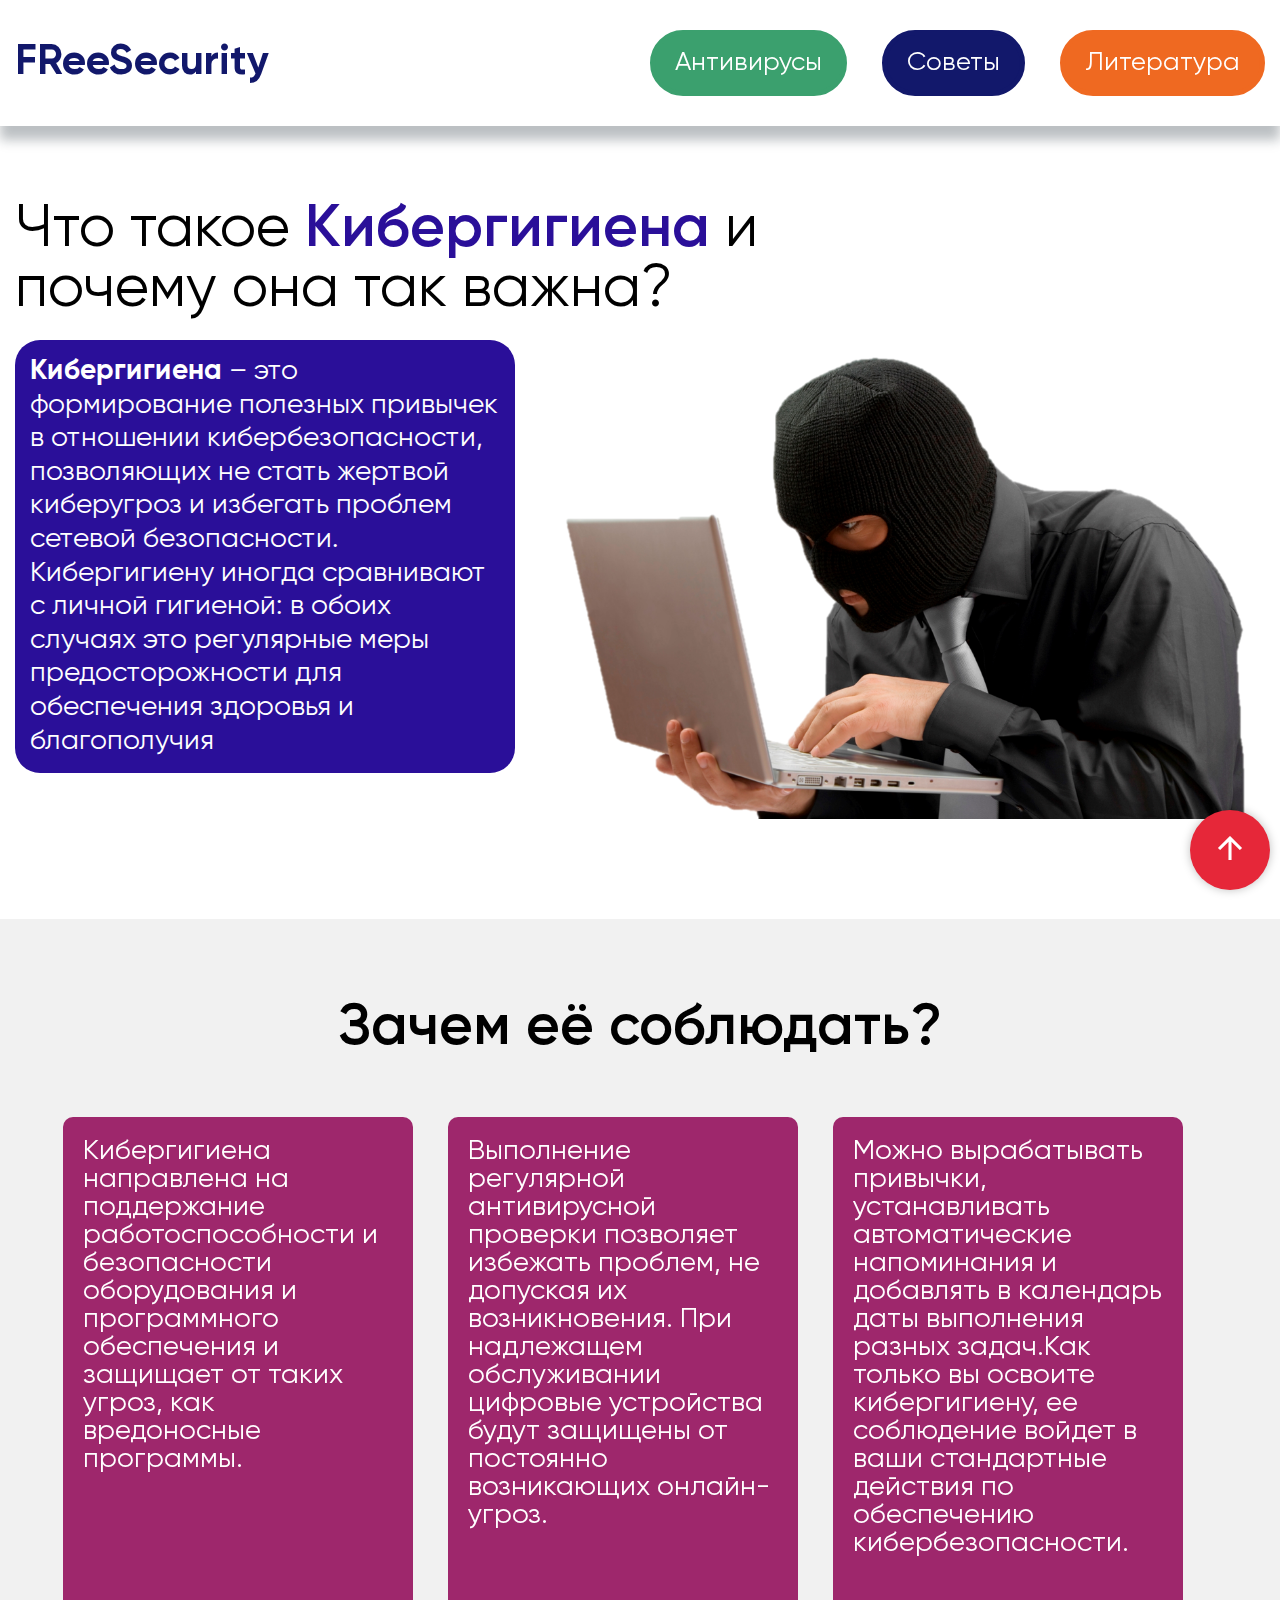
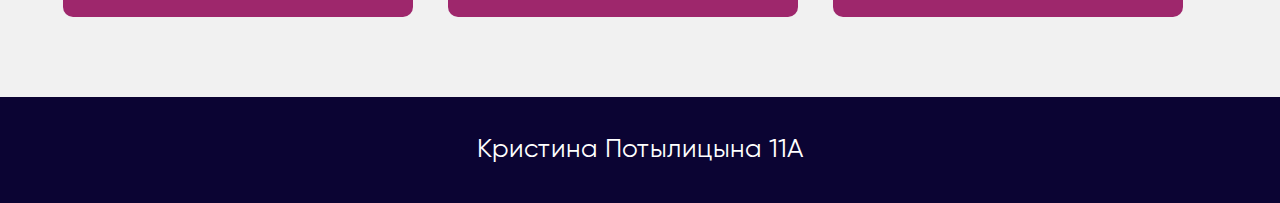
<file: index.html>
<!DOCTYPE html>
<html lang="ru">
<head>
  <meta charset="UTF-8">
  <meta http-equiv="X-UA-Compatible" content="IE=edge">
  <meta name="viewport" content="width=device-width, initial-scale=1.0">
  <title>Защити себя</title>
  <link href="https://fonts.googleapis.com/icon?family=Material+Icons" rel="stylesheet">
  <link rel="stylesheet" href="https://cdnjs.cloudflare.com/ajax/libs/font-awesome/6.1.1/css/all.min.css">
  <link rel="icon" type="image/png" sizes="16x16" href="images/bug-solid1.svg">
  
  <link rel="stylesheet" href="css/slick.css">
  <link rel="stylesheet" href="css/jquery.fancybox.min.css">
  <link rel="stylesheet" href="css/nullstyle.css">
  <link rel="stylesheet" href="css/style.css">
</head>
<body>
  <div class="wrapper">
    <div class="header">
      <div class="header__container container">
        <div class="header__body">
          <div class="header__logo"><a href="index.html" ><span>FReeSecurity</span></a></div>
          <div class="header__burger">
            <span></span>
          </div>
          <nav class="header__menu">
            <ul class="menu__list">
              <ul class="menu__list-item">
                <a class="menu__list-link" href="antiviruses.html"  target="_blank">Антивирусы</a>
              </ul>
              <ul class="menu__list-item">
                <a class="menu__list-link" href="sovets.html"  target="_blank">Советы</a>
              </ul>
              <ul class="menu__list-item">
                <a class="menu__list-link" href="literature.html"  target="_blank">Литература</a>
              </ul>
            </ul>
          </nav>
        </div>
        <!-- <i class="fa-solid fa-user-secret"></i> -->
      </div>
    </div>
    <div class="main">

      <section class="security">
        <div class="security__container container">
          <h1 class="security__title">
            Что такое <span>Кибергигиена</span>  и почему она так важна?
          </h1>
          <div class="security__main">
            <p class="security__text">
             <span>Кибергигиена</span>  – это формирование полезных привычек в отношении кибербезопасности, позволяющих не стать жертвой киберугроз и избегать проблем сетевой безопасности. Кибергигиену иногда сравнивают с личной гигиеной: в обоих случаях это регулярные меры предосторожности для обеспечения здоровья и благополучия
            </p>
            <div class="security__img">
              <img src="images/hacker-01.png" alt="#">
            </div>
          </div>
        </div>
      </section >
      <section class="skiils">
        <div class="skiils__container container">
          <h2 class="skiils__title">
            Зачем её соблюдать?
          </h2>
          <div class="skills__row">
            <div class="skills__card">
              <div class="front"><span>Кибергигиена направлена на поддержание работоспособности и безопасности оборудования и программного обеспечения и защищает от таких угроз, как вредоносные программы. </span></div>
              <div class="back"><span>Соблюдение кибергигиены поможет не допустить нарушения безопасности и кражи личных данных киберпреступниками, а также быть в курсе обновлений программного обеспечения и операционных систем.</span></div>
            </div>
            <div class="skills__card">
              <div class="front"><span>Выполнение регулярной антивирусной проверки позволяет избежать проблем, не допуская их возникновения. При надлежащем обслуживании цифровые устройства будут защищены от постоянно возникающих онлайн-угроз.</span></div>
              <div class="back"><span>Соблюдение кибергигиены помогает поддерживать цифровую среду в рабочем состоянии, не в последнюю очередь благодаря обновлению программ. </span></div>
            </div>
            <div class="skills__card">
              <div class="front"><span>Можно вырабатывать привычки, устанавливать автоматические напоминания и добавлять в календарь даты выполнения разных задач.Как только вы освоите кибергигиену, ее соблюдение войдет в ваши стандартные действия по обеспечению кибербезопасности.</span></div>
              <div class="back"><span>Такие задачи могут включать выполнение антивирусной проверки с помощью соответствующего программного обеспечения, изменение паролей, поддержку в актуальном состоянии приложений, программного обеспечения и операционных систем, а также очистку жесткого диска. </span></div>
            </div>
           
          </div>
        </div>
      </section>
       

    </div>

     <footer class="footer">
       <div class="footer__container container">
         <p class="footer__text">Кристина Потылицына 11А</p>
       </div>
     </footer>
    <button id="btnScrollTop">
      <span class="material-icons">
        arrow_upward
      </span>
    </button>

    <script src="https://cdnjs.cloudflare.com/ajax/libs/jquery/3.6.0/jquery.min.js"></script>
    <script src="js/slick.min.js"></script>
    <script src="js/jquery.fancybox.min.js"></script>
    <script src="js/main.js"></script>
  </div>
</body>
</html>
</file>
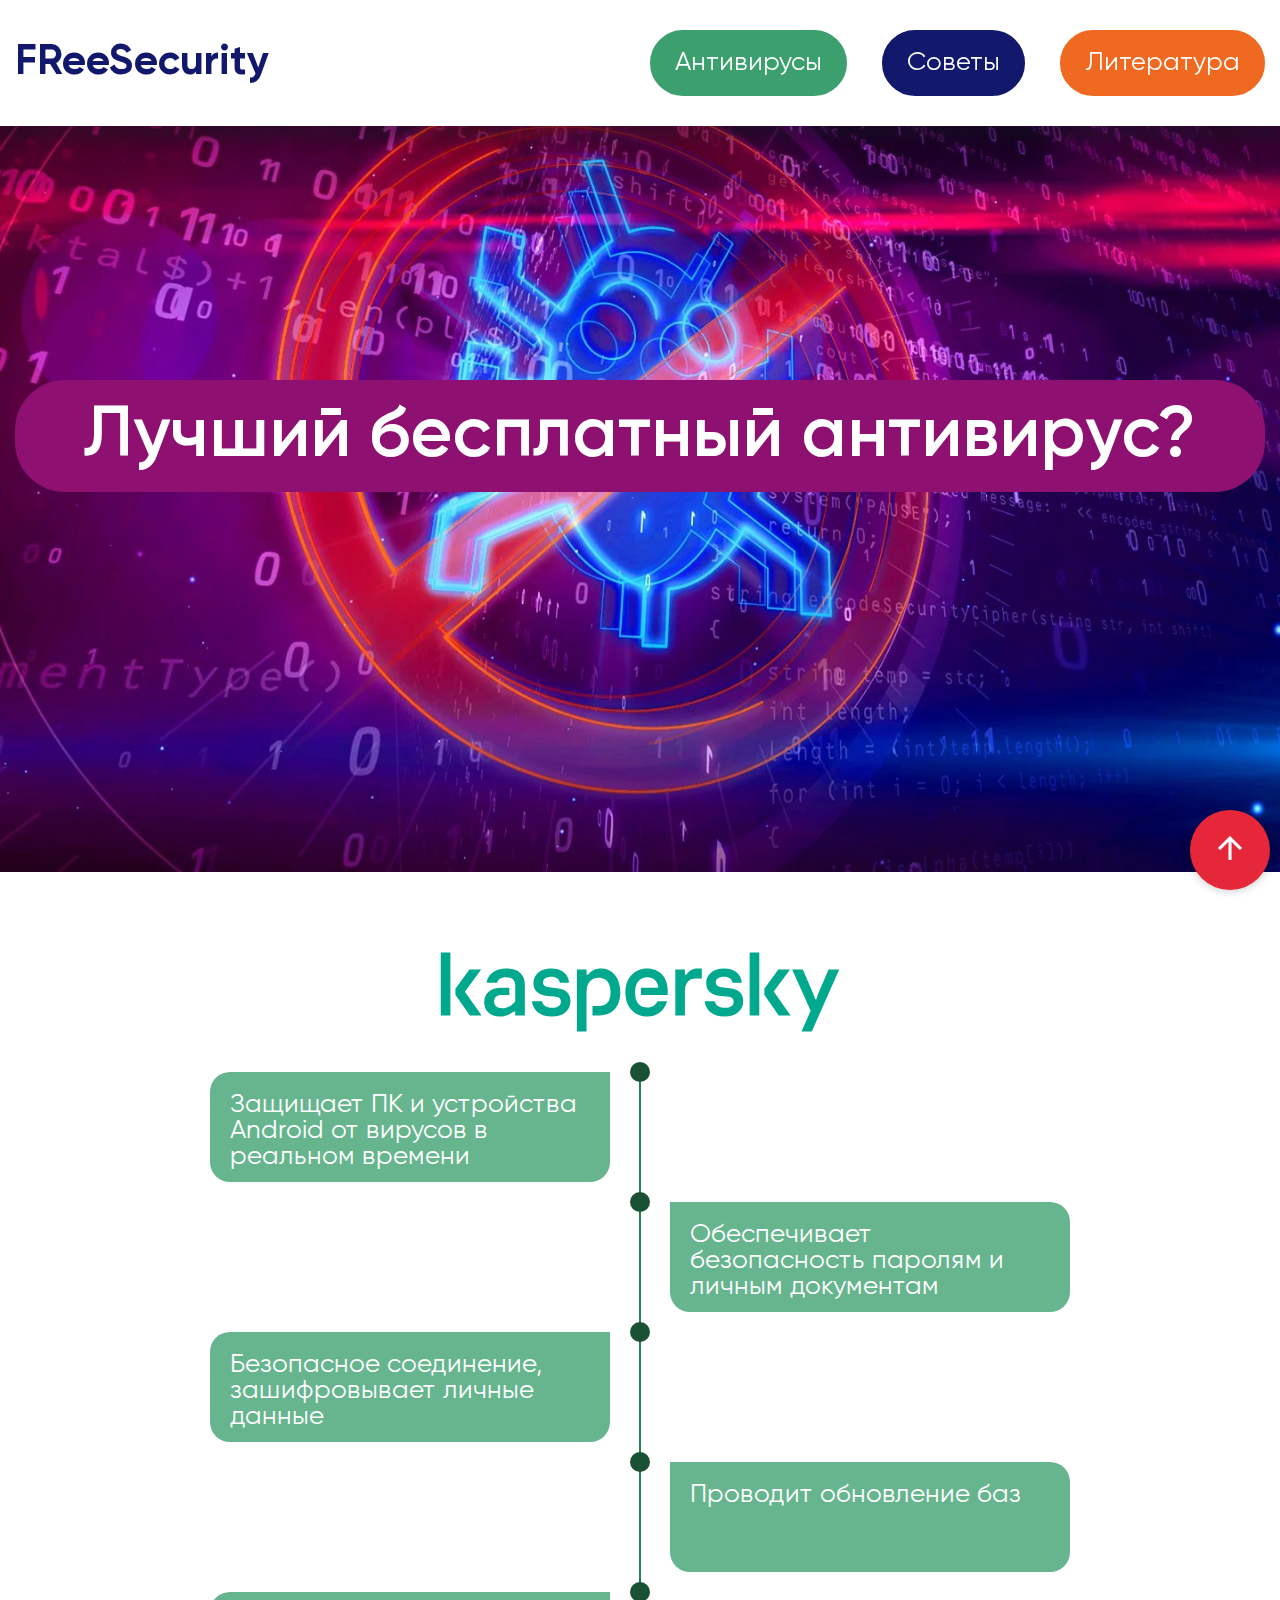
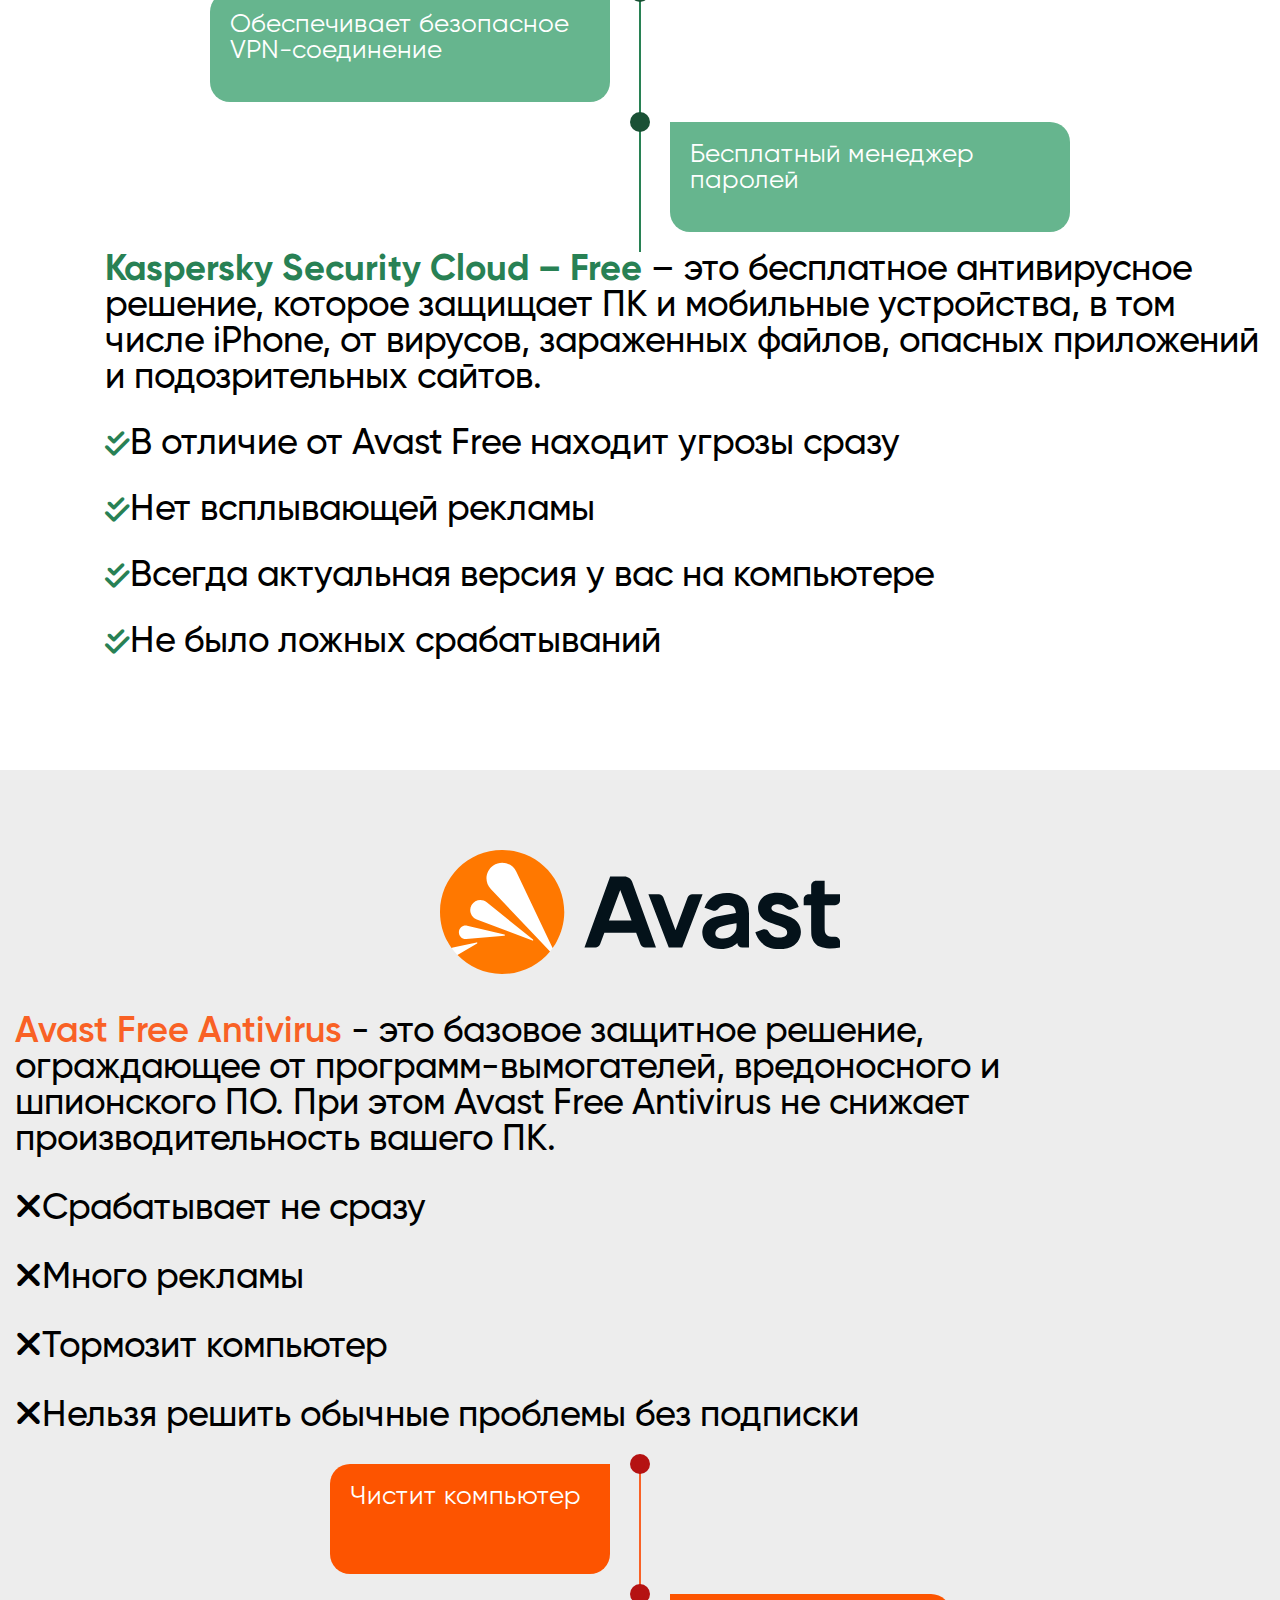
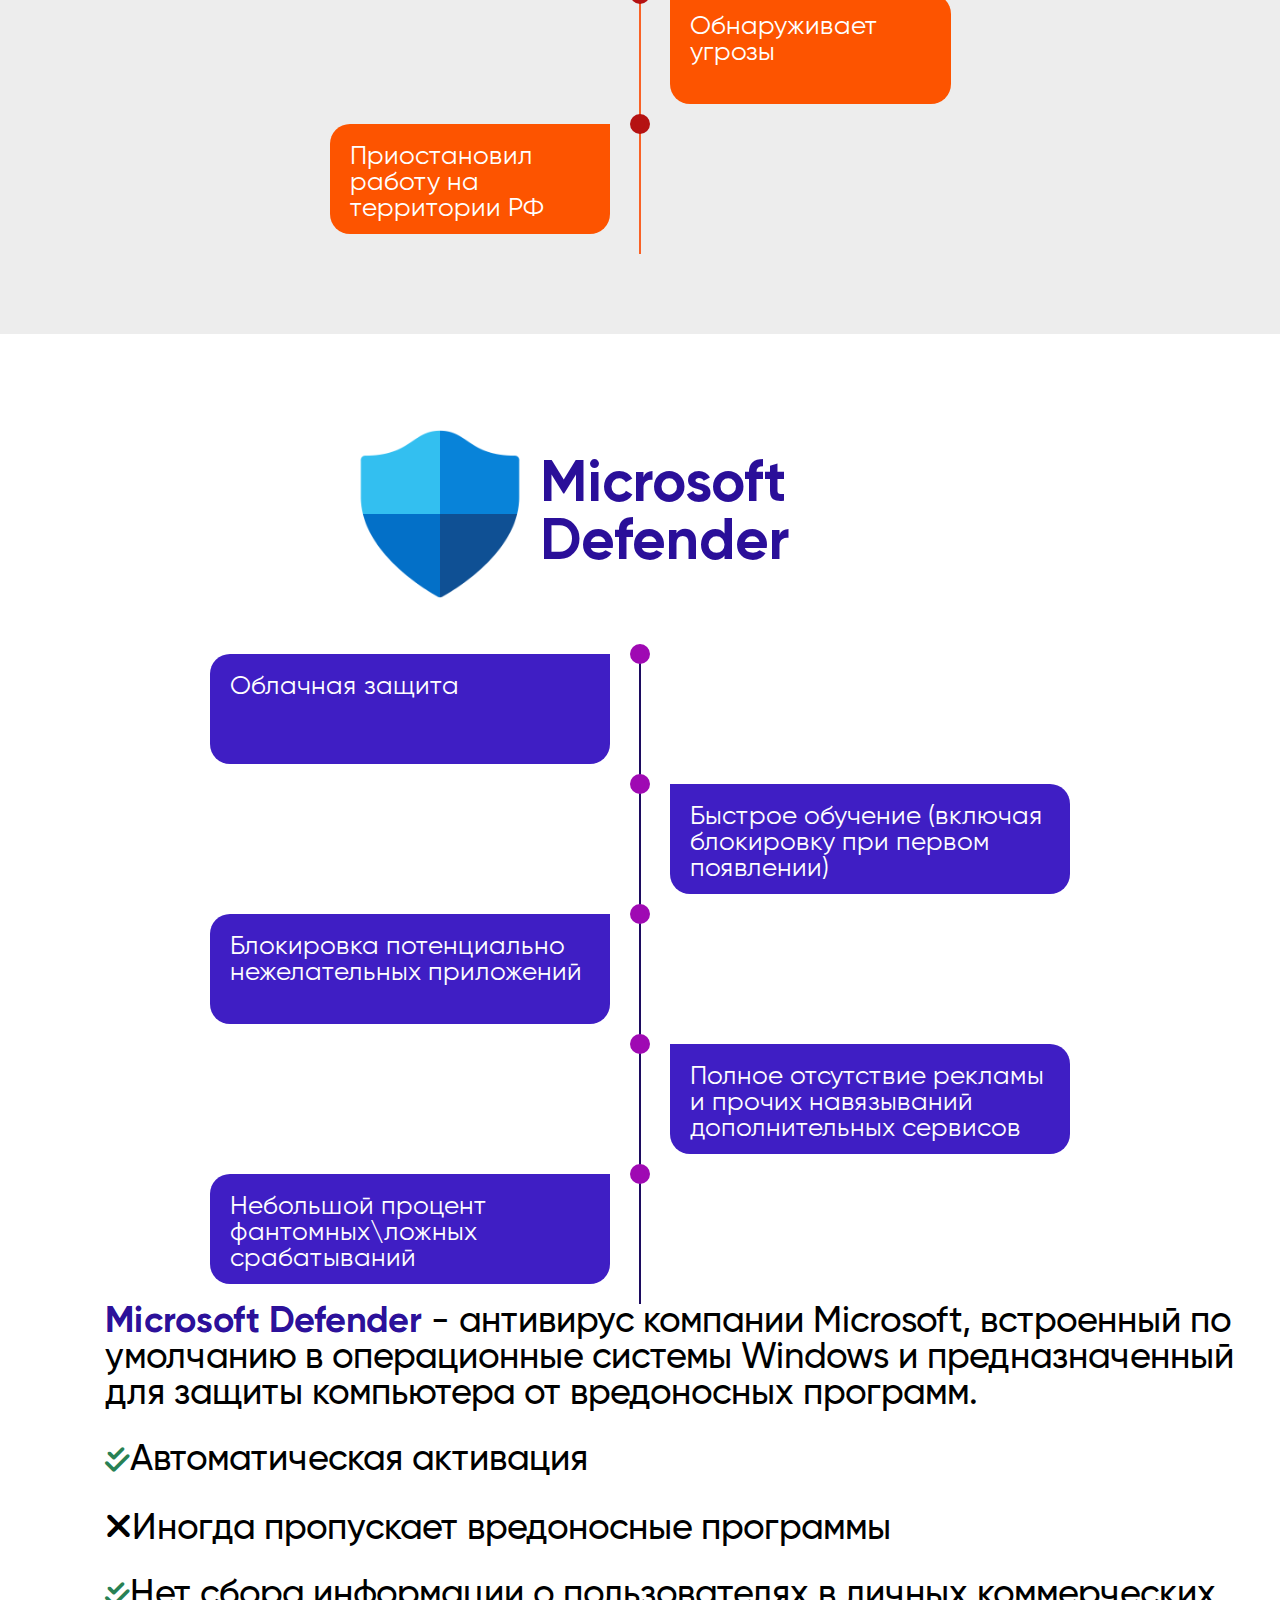
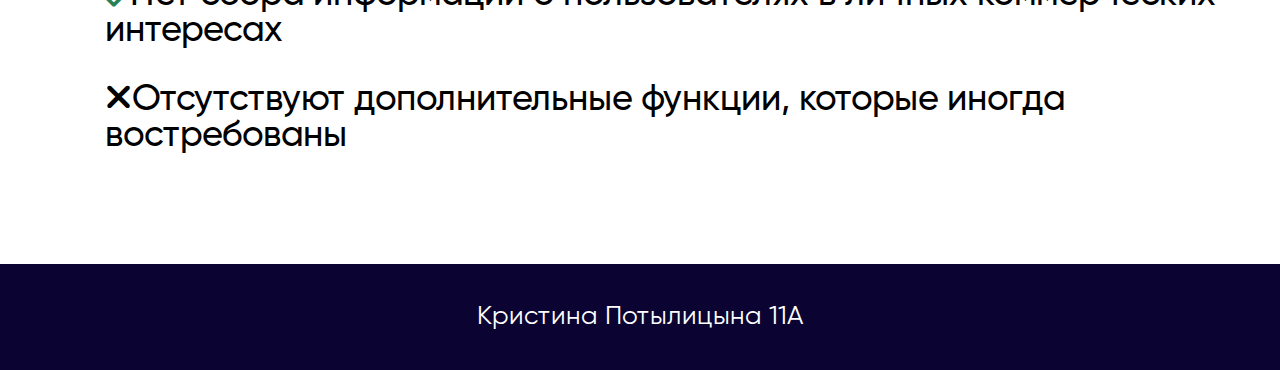
<file: antiviruses.html>
<!DOCTYPE html>
<html lang="ru">
<head>
  <meta charset="UTF-8">
  <meta http-equiv="X-UA-Compatible" content="IE=edge">
  <meta name="viewport" content="width=device-width, initial-scale=1.0">
  <title>Антивирусы</title>
  <link href="https://fonts.googleapis.com/icon?family=Material+Icons" rel="stylesheet">
  <link rel="stylesheet" href="https://cdnjs.cloudflare.com/ajax/libs/font-awesome/6.1.1/css/all.min.css">
  <link rel="icon" type="image/png" sizes="16x16" href="images/bug-solid1.svg">
  
  <link rel="stylesheet" href="css/slick.css">
  <link rel="stylesheet" href="css/jquery.fancybox.min.css">
  <link rel="stylesheet" href="css/nullstyle.css">
  <link rel="stylesheet" href="css/style.css">
</head>
<body>
  <div class="wrapper">
    <div class="header">
      <div class="header__container container">
        <div class="header__body">
          <div class="header__logo"><a href="index.html" ><span>FReeSecurity</span></a></div>
          <div class="header__burger">
            <span></span>
          </div>
          <nav class="header__menu">
            <ul class="menu__list">
              <ul class="menu__list-item">
                <a class="menu__list-link" href="antiviruses.html"  target="_blank">Антивирусы</a>
              </ul>
              <ul class="menu__list-item">
                <a class="menu__list-link" href="sovets.html"  target="_blank">Советы</a>
              </ul>
              <ul class="menu__list-item">
                <a class="menu__list-link" href="literature.html"  target="_blank">Литература</a>
              </ul>
            </ul>
          </nav>
        </div>
      </div>
    </div>
    <div class="main">
      <section class="antivirus" style="background-image: url('images/antivirus.webp');">
        <div class="antivirus__container container">
          <div class="antivirus__wrapper">
             <h1 class="antivirus__title">Лучший бесплатный антивирус?</h1>
          </div>
        </div>
      </section>
     <section class="kaspersky"> 
        <div class="kaspersky__container container">
          <div class="kaspersky__title">
            <img class="kaspersky__image" src="images/kaspersky-logo.svg" alt="kaspersky">
          </div>
          <div class="kaspersky__row">
            <div class="kaspersky__timeline">
              <ul class="timeline__list">
                <li class="timeline__list-item">
                  <div class="timeline__list-content">
                    <p>Защищает ПК и устройства Android от вирусов в реальном времени</p>
                  </div>
                </li>
                <li class="timeline__list-item">
                  <div class="timeline__list-content">
                    <p>Обеспечивает безопасность паролям и личным документам</p>
                  </div>
                </li>
                <li class="timeline__list-item">
                  <div class="timeline__list-content">
                    <p>Безопасное соединение, зашифровывает личные данные</p>
                  </div>
                </li>
                <li class="timeline__list-item">
                  <div class="timeline__list-content">
                    <p>Проводит обновление баз</p>
                  </div>
                </li>
                <li class="timeline__list-item">
                  <div class="timeline__list-content">
                    <p>Обеспечивает безопасное VPN-соединение</p>
                  </div>
                </li>
                <li class="timeline__list-item">
                  <div class="timeline__list-content">
                    <p>Бесплатный менеджер паролей</p>
                  </div>
                </li>
              </ul>
            </div>
            <div class="kaspersky__quality">
              <p><span>Kaspersky Security Cloud – Free</span> – это бесплатное антивирусное решение, которое защищает ПК и мобильные устройства, в том числе iPhone, от вирусов, зараженных файлов, опасных приложений и подозрительных сайтов.</p>
              <p><i class="fa-solid fa-check-double check"></i>В отличие от Avast Free находит угрозы сразу</p>
              <p><i class="fa-solid fa-check-double check"></i>Нет всплывающей рекламы</p>
              <p><i class="fa-solid fa-check-double check"></i>Всегда актуальная версия у вас на компьютере</p>
              <p><i class="fa-solid fa-check-double check"></i>Не было ложных срабатываний</p>
            </div>
          </div>
        </div>
      </section> 
      <section class="avast">
        <div class="avast__container container">
          <div class="avast__wrapper">
            <div class="avast__title">
              <img class="avast__image" src="images/avast-logo.svg" alt="avast">
            </div>
            <div class="avast__row">
              <div class="avast__quality">
                <p><span>Avast Free Antivirus</span> - это базовое защитное решение, ограждающее от программ-вымогателей, вредоносного и шпионского ПО. При этом Avast Free Antivirus не снижает производительность вашего ПК.</p>
                <p><i class="fa-solid fa-xmark"></i>Срабатывает не сразу</p>
                <p><i class="fa-solid fa-xmark"></i>Много рекламы</p>
                <p><i class="fa-solid fa-xmark"></i>Тормозит компьютер</p>
                <p><i class="fa-solid fa-xmark"></i>Нельзя решить обычные проблемы без подписки</p>
              </div>
              <div class="avast__timeline">
                <ul class="timeline__list avast__list">
                  <li class="timeline__list-item avast-item">
                    <div class="timeline__list-content">
                      <p>Чистит компьютер</p>
                    </div>
                  </li>
                  <li class="timeline__list-item avast-item">
                    <div class="timeline__list-content">
                      <p>Обнаруживает угрозы</p>
                    </div>
                  </li>
                  <li class="timeline__list-item avast-item">
                    <div class="timeline__list-content">
                      <p>Приостановил работу на территории РФ</p>
                    </div>
                  </li>
          
                </ul>
              </div>

            </div>
          </div>
        </div>
      </section>
      <section class="defender">
        <div class="defender__container container">
          <div class="defender__wrapper">
            <div class="defender__title">
              <img class="defender__image" src="images/defender.png" alt="defender"><p class="defender__name">Microsoft Defender</p>
            </div>
            <div class="defender__row">
              
              <div class="defender__timeline">
                <ul class="timeline__list defender__list">
                  <li class="timeline__list-item defender-item">
                    <div class="timeline__list-content">
                      <p>Облачная защита</p>
                    </div>
                  </li>
                  <li class="timeline__list-item defender-item">
                    <div class="timeline__list-content">
                      <p>Быстрое обучение (включая блокировку при первом появлении)</p>
                    </div>
                  </li>
                  <li class="timeline__list-item defender-item">
                    <div class="timeline__list-content">
                      <p>Блокировка потенциально нежелательных приложений</p>
                    </div>
                  </li>
                  <li class="timeline__list-item defender-item">
                    <div class="timeline__list-content">
                      <p>Полное отсутствие рекламы и прочих навязываний дополнительных сервисов</p>
                    </div>
                  </li>
                  <li class="timeline__list-item defender-item">
                    <div class="timeline__list-content">
                      <p>Небольшой процент фантомных\ложных срабатываний</p>
                    </div>
                  </li>
                </ul>
              </div>
              <div class="defender__quality">
                <p><span>Microsoft Defender</span> -  антивирус компании Microsoft, встроенный по умолчанию в операционные системы Windows и предназначенный для защиты компьютера от вредоносных программ.</p>
                <p><i class="fa-solid fa-check-double check"></i>Автоматическая активация</p>
                <p><i class="fa-solid fa-xmark"></i>Иногда пропускает вредоносные программы</p>
                <p><i class="fa-solid fa-check-double check"></i>Нет сбора информации о пользователях в личных коммерческих интересах</p>
                <p><i class="fa-solid fa-xmark"></i>Отсутствуют дополнительные функции, которые иногда востребованы</p>
              </div>
            </div>
          </div>
        </div>
      </section>
    </div>
   
     <footer class="footer">
       <div class="footer__container container">
         <p class="footer__text">Кристина Потылицына 11А</p>
       </div>
     </footer>
    <button id="btnScrollTop">
      <span class="material-icons">
        arrow_upward
      </span>
    </button>
    <script src="https://ajax.googleapis.com/ajax/libs/jquery/3.4.1/jquery.min.js"></script>
    <script src="js/slick.min.js"></script>
    <script src="js/jquery.fancybox.min.js"></script>
    <script src="js/main.js"></script>
  </div>
</body>
</html>
</file>
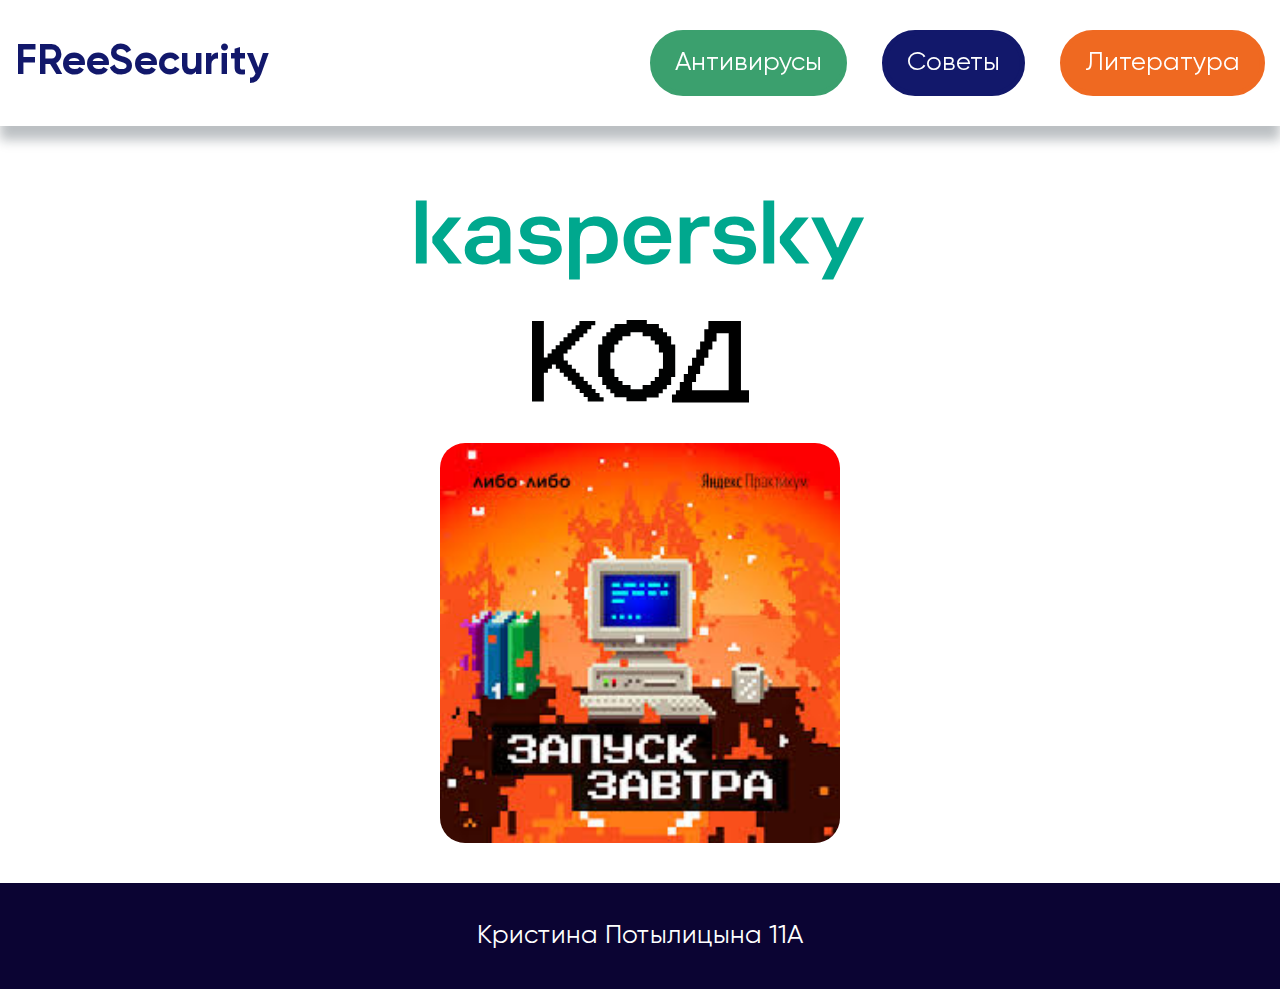
<file: literature.html>
<!DOCTYPE html>
<html lang="ru">
<head>
  <meta charset="UTF-8">
  <meta http-equiv="X-UA-Compatible" content="IE=edge">
  <meta name="viewport" content="width=device-width, initial-scale=1.0">
  <title>Литература</title>
  <link href="https://fonts.googleapis.com/icon?family=Material+Icons" rel="stylesheet">
  <link rel="stylesheet" href="https://cdnjs.cloudflare.com/ajax/libs/font-awesome/6.1.1/css/all.min.css">
  <link rel="icon" type="image/png" sizes="16x16" href="images/bug-solid1.svg">
  
  <link rel="stylesheet" href="css/slick.css">
  <link rel="stylesheet" href="css/jquery.fancybox.min.css">
  <link rel="stylesheet" href="css/nullstyle.css">
  <link rel="stylesheet" href="css/style.css">
</head>
<body>
  <div class="wrapper">
    <div class="header">
      <div class="header__container container">
        <div class="header__body">
          <div class="header__logo"><a href="index.html" ><span>FReeSecurity</span></a></div>
          <div class="header__burger">
            <span></span>
          </div>
          <nav class="header__menu">
            <ul class="menu__list">
              <ul class="menu__list-item">
                <a class="menu__list-link" href="antiviruses.html"  target="_blank">Антивирусы</a>
              </ul>
              <ul class="menu__list-item">
                <a class="menu__list-link" href="sovets.html"  target="_blank">Советы</a>
              </ul>
              <ul class="menu__list-item">
                <a class="menu__list-link" href="literature.html"  target="_blank">Литература</a>
              </ul>
            </ul>
          </nav>
        </div>
        <!-- <i class="fa-solid fa-user-secret"></i> -->
      </div>
    </div>
    <div class="main">
      <section class="liter">
        <div class="liter__container container">
          <div class="liter__wrapper">
              <div class="links__row">
                 <a class="liter__link link-kasper" href="https://www.kaspersky.ru/"><img src="images/kaspersky-logo.svg" alt="#"></a>
                 <a class="liter__link link-jurnal" href="https://thecode.media/"><img src="images/logo-code.svg" alt="#"></a>
                 <a class="liter__link link-podcast" href="https://podcasts.google.com/feed/aHR0cHM6Ly96YXB1c2t6YXZ0cmEubGlic3luLmNvbS9yc3M="><img src="images/podcast.jpg" alt="#"></a>
              </div>
          </div>
        </div>
      </section>
    </div>
     <footer class="footer">
       <div class="footer__container container">
         <p class="footer__text">Кристина Потылицына 11А</p>
       </div>
     </footer>
    
  
    <script src="https://ajax.googleapis.com/ajax/libs/jquery/3.4.1/jquery.min.js"></script>
    <script src="js/slick.min.js"></script>
    <script src="js/jquery.fancybox.min.js"></script>
    <script src="js/main.js"></script>
  </div>
</body>
</html>
</file>
<file: css/nullstyle.css>
/*Обнуление*/
*{
	padding: 0;
	margin: 0;
	border: 0;
}
*,*:before,*:after{
	-moz-box-sizing: border-box;
	-webkit-box-sizing: border-box;
	box-sizing: border-box;
}
:focus,:active{outline: none;}
a:focus,a:active{outline: none;}

nav,footer,header,aside{display: block;}

html,body{
	height: 100%;
	width: 100%;
	font-size: 100%;
	line-height: 1;
	font-size: 14px;
	-ms-text-size-adjust: 100%;
	-moz-text-size-adjust: 100%;
	-webkit-text-size-adjust: 100%;
}
input,button,textarea{font-family:inherit;}

input::-ms-clear{display: none;}
button{cursor: pointer;}
button::-moz-focus-inner {padding:0;border:0;}
a, a:visited{text-decoration: none;}
a:hover{text-decoration: none;}
ul li{list-style: none;}
img{vertical-align: top;}

h1,h2,h3,h4,h5,h6{font-size:inherit;font-weight: 400;}
/*--------------------*/
</file>
<file: css/style.css>
/*Обнуление*/
*{
	padding: 0;
	margin: 0;
	border: 0;
}
*,*:before,*:after{
	-moz-box-sizing: border-box;
	-webkit-box-sizing: border-box;
	box-sizing: border-box;
}
:focus,:active{outline: none;}
a:focus,a:active{outline: none;}

nav,footer,header,aside{display: block;}

html,body{
	height: 100%;
	width: 100%;
	font-size: 100%;
	line-height: 1;
	font-size: 14px;
	-ms-text-size-adjust: 100%;
	-moz-text-size-adjust: 100%;
	-webkit-text-size-adjust: 100%;
}
input,button,textarea{font-family:inherit;}

input::-ms-clear{display: none;}
button{cursor: pointer;}
button::-moz-focus-inner {padding:0;border:0;}
a, a:visited{text-decoration: none;}
a:hover{text-decoration: none;}
ul li{list-style: none;}
img{vertical-align: top;}

h1,h2,h3,h4,h5,h6{font-size:inherit;font-weight: 400;}
/*--------------------*/

/* -------------ПОДКЛЮЧЕНИЕ ШРИФТОВ---------- */
@font-face {
  font-family: 'Gilroy';
  src: url('../fonts/Gilroy-Bold.woff') format('woff'),
       url('../fonts/Gilroy-Bold.woff2') format('woff2'); 
  font-weight: 700;
  font-style: normal;
}
@font-face {
  font-family: 'Gilroy';
  src: url('../fonts/Gilroy-Semibold.woff') format('woff'),
       url('../fonts/Gilroy-Semibold.woff2') format('woff2'); 
  font-weight: 600;
  font-style: normal;
}
@font-face {
  font-family: 'Gilroy';
  src: url('../fonts/Gilroy-Medium.woff') format('woff'),
       url('../fonts/Gilroy-Medium.woff2') format('woff2'); 
  font-weight: 500;
  font-style: normal;
}
@font-face {
  font-family: 'Gilroy';
  src: url('../fonts/Gilroy-Regular.woff') format('woff'),
       url('../fonts/Gilroy-Regular.woff2') format('woff2'); 
  font-weight: 400;
  font-style: normal;
}
/* !-------------------------------------- */
ul {
  list-style: none;
}

a {
  text-decoration: none;
  color: inherit;
}

body {
  font-family: 'Gilroy';
  font-weight: 400;
  font-size: 26px;
  /* line-height: 33px; */
  font-weight: 400;
}
.wrapper {
  min-height: 100%;
  display: flex;
  flex-direction: column;
}
.main {
  flex: 1 1 auto;
}
.container {
  max-width: 1920px;
  padding: 0 15px;
  margin: 0 auto;
}
/* ---------ШАПКА-------------------------------------- */
.header {
  position: fixed;
  top: 0;
  left: 0;
  z-index: 10;
  width: 100%;
  background-color: #fff; 
  box-shadow: 0px 14px 11px 0px rgba(15, 29, 39, 0.279); 
}
.header::before {
  content: '';
  position: absolute;
  top: 0;
  left: 0;
  width: 100%;
  height: 100%;
  /* z-index: 4; */
}
.header__body{
  position: relative;
  display: flex;
  align-items: center;
  justify-content: space-between;
  padding: 30px 0;
}
.header__logo {
  color: rgb(18, 24, 107);
  font-size: 42px;
  font-weight: 700;
  display: inline-block;
}
.header__burger {
  display: none;
}

.menu__list {
  display: flex;
  align-items: center;
  z-index: 2;
}
#btnScrollTop {
  position: fixed;
  right: 10px;
  bottom: 10px;
  width: 80px;
  height: 80px;
  border-radius: 50%;
  background-color: #e62739;
  box-shadow: 0 0 10px rgba(0, 0, 0, 0.25);
  outline: none;
  color: #fff;
  cursor: pointer;
  border: none; 
}
#btnScrollTop span {
  font-size: 36px;
}
.main{
  flex: 1 1 auto;
}
.menu__list-item {
  margin-left: 35px;
}
.menu__list-item:first-child{
  margin-left: 0;
}
.menu__list-link {
  display: inline-block;
  transition: all 0.2s linear 0s;
  padding: 15px 20px;
  border-radius: 50px;
  color: #fff;
}
.menu__list-item:first-child>.menu__list-link{
  background-color: rgb(59, 160, 110);
  border: 5px solid rgb(59, 160, 110);
}
.menu__list-item:first-child>.menu__list-link:hover{
  background-color: transparent;
  color: rgb(59, 160, 110);
  font-weight: 700;
  transform: scale(1.2,1.2);
}
.menu__list-item:nth-child(2)>.menu__list-link{
  background-color: rgb(18, 24, 107);
  border: 5px solid rgb(18, 24, 107);
}
.menu__list-item:nth-child(2)>.menu__list-link:hover{
  background-color: transparent;
  color: rgb(18, 24, 107);
  font-weight: 700;
  transform: scale(1.2,1.2);
}
.menu__list-item:last-child>.menu__list-link{
  background-color: rgb(239, 105, 33);
  border: 5px solid rgb(239, 105, 33);
}
.menu__list-item:last-child>.menu__list-link:hover{
  background-color: transparent;
  color: rgb(239, 105, 33);
  font-weight: 700;
  transform: scale(1.2,1.2);
}
@media (max-width: 992px) {
  .header__logo {
    font-size: 32px;
  }
  .menu__list-item {
    margin-left: 15px;
  }
  .menu__list-item:first-child{
    margin-left: 0;
  }
  .menu__list-link {
    padding: 9px 13px;
    font-size: 24px;
  }
}

@media (max-width: 767px) {
 
  body.lock{
    overflow: hidden;
  }
  .header__burger{
    display: block;
    position: relative;
    width: 30px;
    height: 20px;
    position: relative;
    z-index: 10;
  }
  .header__burger span{
    position: absolute;
    background-color: rgb(18, 24, 107);
    left: 0;
    width: 100%;
    height: 2px;
    top: 9px;
    transition: all 0.3s ease 0s;
  }
  .header__burger::before,
  .header__burger::after {
    position: absolute;
    content: '';
    background-color: rgb(18, 24, 107);
    width: 100%;
    height: 2px;
    left: 0;
    transition: all 0.3s ease 0s;
  }
  .header__burger::before{
    top: 0;
  }
  .header__burger::after{
    bottom: 0;
  }
  /* .header__burger.active {
    background-color: #fff;
  } */
  .header__burger.active::before {
    transform: rotate(45deg);
    top: 9px;
    background-color: #fff;
  }
  .header__burger.active::after {
    transform: rotate(-45deg);
    bottom: 9px;
    background-color: #fff;
  }
  .header__burger.active span {
    transform: scale(0);
  }
  .header__menu {
    position: fixed;
    height: 100%;
    width: 100%;
    top: -100%;
    left: 0;
    overflow: auto;
    background-color: rgb(18, 24, 107);
    padding: 100px 10px 20px 10px;
    display: flex;
    justify-content: center;
    transition: all 0.3s ease 0s;
  }
  .header__menu.active {
    top: 0;
  }
  .header__body {
    padding: 15px 0;
  }
  .menu__list {
    flex-direction: column;
  }
  .menu__list-item {
    margin: 0 0 40px 0;
  }
  .menu__list-item:first-child>.menu__list-link{
    background-color: transparent;
    font-weight: 700;
    color: #fff;
    font-size: 32px;
    padding: 25px 40px;
  }
  .menu__list-item:nth-child(2)>.menu__list-link{
    background-color: transparent;
    border: 5px solid rgb(216, 243, 40);
    font-weight: 700;
    color: #fff;
    font-size: 32px;
    padding: 25px 40px;
  
  }
  .menu__list-item:last-child>.menu__list-link{
    background-color: rgb(239, 105, 33);
    font-weight: 700;
    border: 5px solid rgb(239, 105, 33);
    font-size: 32px;
    padding: 25px 40px;
    color: #fff;
    font-weight: 700;
  }
  .header__logo.active {
    color: #fff;
    z-index: 8;
  }
  #btnScrollTop{
    width: 50px;
    height: 50px;
  }
  #btnScrollTop span {
    font-size: 28px;
  }
}
/* !---------ШАПКА-------------------------------------- */













/* -------PAGE-SECURITY----------------------------------------------------------------- */
.security {
  padding: 200px 0 100px 0;
}

.security__main {
  /* max-width: 980px; */
  display: flex;
  justify-content: space-between;
  align-items: flex-start;
  
}
.security__title {
  font-size: 64px;
  margin-bottom: 40px;
  max-width: 1000px;
}

.security__title span {
  color: #260a97fa;
  font-weight: 600;
}
.security__text {
  line-height: 1.2;
  font-size: 36px;
  max-width: 900px;
  border-radius: 25px;
  background-color: #260a97fa;
  padding: 20px;
  color: #fff;
  margin-right: 30px;
  /* border: 12px solid rgb(239, 105, 33); */
}
.security__text span {
  font-weight: 800;
}

.security__img {
  max-width: 1200px;
}
.security__img img {
  width: 100%;
}
@media (max-width: 1600px){
  .security__title {
    font-size: 60px;
    max-width: 800px;
    margin-bottom: 20px;
  }
  .security__text {
    line-height: none;
    font-size: 32px;
    max-width: 700px;
    border-radius: 25px;
    background-color: #260a97fa;
    padding: 15px;
    color: #fff;
    /* border: 12px solid rgb(239, 105, 33); */
  }
}
@media (max-width: 1400px){
  .security__text {
    line-height: none;
    font-size: 28px;
    max-width: 500px;
    border-radius: 25px;
    background-color: #260a97fa;
    padding: 15px;
    color: #fff;
    /* border: 12px solid rgb(239, 105, 33); */
  }
}
@media (max-width: 992px){
  .security {
    padding: 150px 0 80px 0;
  }
  .security__text {
    line-height: none;
    font-size: 28px;
    width: 500px;
    border-radius: 25px;
    background-color: #260a97fa;
    padding: 15px;
    color: #fff;
    /* border: 12px solid rgb(239, 105, 33); */
  }
  .security__img {
    display: none;
  }
  .security__container {
    display: flex;
    flex-direction: column;
    align-items: center;
  }
  .security__main {
    /* max-width: 980px; */
    display: flex;
    justify-content: center;
    align-items: center;
  }
  .security__title {
    font-size: 56px;
    margin-bottom: 40px;
    width: 100%;
    text-align: center;
  }
}
@media (max-width: 767px){
  .security {
    padding: 80px 0 80px 0;
  }
  .security__title {
    font-size: 48px;
    margin-bottom: 20px;
    width: 100%;
    text-align: center;
  }
}
@media (max-width: 540px){
  .security {
    padding: 90px 0 50px 0;
  }
  .security__title {
    font-size: 28px;
    margin-bottom: 20px;
    width: 100%;
    text-align: left;
    
  }
  .security__text {
    line-height: none;
    font-size: 18px;
    width: 100%;
    /* border-radius: 25px; */
    background-color: #260a97fa;
    
    color: #fff;
    /* border: 12px solid rgb(239, 105, 33); */
  }
}
.skiils {
  background: rgba(0, 0, 0, 0.056);
  padding: 80px 0;
}
.skiils__container {
  display: flex;
  flex-direction: column;
  align-items: center;
}
.skiils__title {
  text-align: center;
  font-size: 58px;
  font-weight: 600;
  margin-bottom: 60px;
}
.skills__row {
  display: flex;
  align-items: center;
  
}
.skills__card {
  width: 400px;
  height: 600px;
  position: relative;
  perspective: 1000px;
  margin-right: 50px;
}
.skills__card:nth-child(3) {
  width: 400px;
  height: 600px;
  position: relative;
  perspective: 1000px;
  margin-right: 0;
}

.front, .back {
  position: absolute;
  width: 100%;
  height: 100%;
  left: 0;
  top: 0;
  /* display: flex;
  justify-content: center;
  align-items: center; */
  transition: 1s;
  backface-visibility: hidden;
  border-radius: 10px;
  padding: 20px;
}
.front {
  background-color: rgb(158, 39, 108);
}
.front span {
  font-size: 32px;
  color: #fff;
}
.back {
  background-color: #BDBDBD;
  transform: rotateY(180deg);
}
.back span {
  font-size: 32px;
  color: #fff;
}
.skills__card:hover .front {
  transform: rotateY(180deg);
}
.skills__card:hover .back {
  transform: rotateY(360deg);
}

@media (max-width: 1350px){
  .skills__card {
    width: 350px;
    height: 500px;
    position: relative;
    perspective: 1000px;
    margin-right: 35px;
  }
  .skills__card:nth-child(3) {
    width: 350px;
    height: 500px;
    position: relative;
    perspective: 1000px;
    margin-right: 35px;
  }
  .front, .back {
    padding: 20px;
  }
  .front span {
    font-size: 28px;
    color: #fff;
  }
  .back span {
    font-size: 28px;
    color: #fff;
  }
}
@media (max-width: 1200px){
  .skills__card {
    width: 300px;
    height: 450px;
    position: relative;
    perspective: 1000px;
    margin-right: 25px;
  }
  .skills__card:nth-child(3) {
    width: 300px;
    height: 450px;
    position: relative;
    perspective: 1000px;
    margin-right: 25px;
  }
  .front, .back {
    padding: 15px;
  }
  .front span {
    font-size: 24px;
    color: #fff;
  }
  .back span {
    font-size: 24px;
    color: #fff;
  }
}

@media (max-width: 992px){
  .skiils {
    padding: 60px 0;
  }
  .skiils__container {
    display: block;
  }
  
  .skiils__title {
    text-align: center;
    font-size: 58px;
    font-weight: 600;
    margin-bottom: 40px;
  }
  .skills__card {
    width: 300px;
    height: 450px;
    position: relative;
    perspective: 1000px;
    margin-right: 25px;
    
  }
  
  .skills__card:nth-child(3) {
    width: 300px;
    height: 450px;
    position: relative;
    perspective: 1000px;
    margin-right: 25px;
  }
  .front, .back {
    padding: 10px;
  }
  
}
@media (max-width: 850px){
  .container {
    max-width: 767px;
  }
  .skiils {
    padding: 60px 0;
  }
  .skills__row {
    display: block;
  }
  .skiils__title {
    text-align: center;
    font-size: 58px;
    font-weight: 600;
    margin-bottom: 40px;
  }
  .skills__card {
    width: 100%;
    height: 200px;
    
    margin-right: 0;
    margin-bottom: 30px;
    
  }
  .skills__card:nth-child(3) {
    width: 100%;
    height: 200px;
    
    margin-right: 0;
  }
  .back {
    display: none;
  }
  .front, .back {
    padding: 20px;
  }
  .skills__card:hover .front {
    transform: none;
  }
  .skills__card:hover .back {
    transform:none;
  }
  
}
@media (max-width: 600px){
  .container {
    max-width: 590px;
  }
  .skiils {
    padding: 60px 0;
  }

  .skiils__title {
    text-align: center;
    font-size: 58px;
    font-weight: 600;
    margin-bottom: 40px;
  }
  .skills__card {
    width: 100%;
    height: 300px;
    margin-right: 0;
    margin-bottom: 30px;
    
  }
  .skills__card:nth-child(3) {
    width: 100%;
    height: 320px;
    
    margin-right: 0;
  }
  .back {
    display: none;
  }
  .front, .back {
    padding: 20px;
  }
  .skills__card:hover .front {
    transform: none;
  }
  .skills__card:hover .back {
    transform:none;
  }
  
}
@media (max-width: 400px){
  .container {
    max-width: 390px;
  }
  .skiils {
    padding: 40px 0;
  }

  .skiils__title {
    text-align: center;
    font-size: 38px;
    font-weight: 600;
    margin-bottom: 40px;
  }
  .skills__card {
    width: 100%;
    height: 310px;
    margin-right: 0;
    margin-bottom: 30px;
    
  }
  .skills__card:nth-child(3) {
    width: 100%;
    height: 340px;
    
    margin-right: 0;
  }
  .back {
    display: none;
  }
  .front span, .back span{
    font-size: 20px;
  }
  .front, .back {
    padding: 20px;
  }
  .skills__card:hover .front {
    transform: none;
  }
  .skills__card:hover .back {
    transform:none;
  }
  
}
/*! -------PAGE-SECURITY----------------------------------------------------------------- */





/* -------------------------PAGE - SOVETS-----------------------------------*/

.sovets {
  padding: 170px 0 10px 0;
}
.sovets__wrapper {
  display: flex;
  align-items: center;
}
.sovets__title {
  font-size: 48px;
  color: #000;
  text-align: left;
  font-weight: 600;
  margin-bottom: 50px;
}
.sovets__list {
  margin-right: 30px;
  flex: 0 1 50%;
}
.sovets__image {
  padding: 20px;
  background-color: rgb(186, 221, 194);
  flex: 0 1 50%;
  max-width: 50%;
}
.sovets__list-item {
  font-size: 35px;
  margin-bottom: 20px;
}

.sovets__list-item:last-child{
  margin-bottom: 0;
}
@media (max-width: 1200px){
  .sovets__wrapper {
    flex-direction: column-reverse;
    
  }
  .sovets__image {
    max-width: 100%;
    padding: 10px;
    flex: 0 1 100%;
    margin-bottom: 40px;
  }
}
.strelka {
  padding: 30px 0px;
  max-width: 600px;
  margin: 0 auto;
  position: relative;
}
.strelka__title {
  text-align: center;
  font-size: 26px;
  font-weight: 600;
  display: inline-block;
  margin-bottom: 20px;
  padding: 20px 30px;
  border-radius: 25px;
  border: 2px solid #000;
}

.arrow {
  position: absolute;
  bottom: 0;
  left: 40%;
  font-size: 32px;
  color: rgb(131, 158, 137);
  display: inline-block;
  animation-name: arrow;
  animation-timing-function: ease;
  animation-duration: 2.5s;
  animation-iteration-count: infinite;
}
@keyframes arrow {
  0% {
    bottom: 10px;
  }
  25% {
    bottom: 0;
  }
  50% {
    bottom: 10px;
  }
  75%{
    bottom: 0;
  }
  100% {
    bottom: 10px;
  }
}
@media (max-width: 992px){
  .sovets__container {
    display: flex;
    flex-direction: column;
    justify-content: center;
  }
  .arrow {
    left: 48%;
  }
}
.menedgers {
  padding: 30px 0;
  background-color: rgb(186, 221, 194);
}

.menedgers__row {
  display: flex;
  align-items: center;
}
.menedgers__row-item {
  flex: 0 1 33.333%;
  text-align: center;
}
.menedgers__row-item-link {
  max-width: 33.333%;
}
.menedgers__row-item-link img {
  width: 40%;
}
@media (max-width: 992px){
  .menedgers__row-item-link img {
    width: 70%;
  }
}
@media (max-width: 767px){
  .sovets {
    padding: 80px 0 60px 0;
  }
}
.where {
  padding: 60px 0 100px 0 ;
  background-color: rgba(232, 230, 230, 0.667);
}
.where__title {
  color: rgb(0, 0, 0);
  font-size: 58px;
  text-align: center;
  font-weight: 600;
  margin-bottom: 50px;
}
.where__block {
  display: flex;
  justify-content: space-between;
  align-items: center;
}
.where__img {
  flex: 0 1 50%;
  padding: 20px;
  background-color: rgb(30, 95, 99);
  border-radius: 50px;
}

.practise__list {
 margin-left: 70px;
 flex: 0 1 50%;
}
.practise__list-item {
  font-size: 32px;
  margin-bottom: 20px;
  font-weight: 500;
  list-style-type: decimal;
}
@media (max-width: 1400px){
  .where__img {
    width: 50%;
    padding: 15px;
    background-color: rgb(30, 95, 99);
    border-radius: 50px;
  }
}
@media (max-width: 992px){
  .where__block {
    flex-direction: column;
  }
  .where__img {
    width: 100%;
    margin-bottom: 30px;
  }
}
@media (max-width: 767px){
  .where {
    padding: 50px 0 30px 0 ;
  }
  .where__img {
    padding: 8px;
  }
  .where-practise__title {
    font-size: 30px;
  }
  .practise__list-item {
    font-size: 32px;
  }
}
@media (max-width: 540px) {
  .where {
    padding: 20px 0;
  }
  .where__title {
    font-size: 38px;
    margin-bottom: 20px;
  }
  .practise__list-item {
    font-size:24px;
    list-style-type: none;
  }
  .practise__list {
    margin-left: 0px;
    flex: 0 1 100%;
    
  }
  .menedgers__row-item-link img {
    width: 110%;
  }
  .menedgers__row {
    align-items: center;
  }
  .menedgers__row-item {
    flex: 0 1 100%;
    margin-right: 20px;
    
  }
  .menedgers__row-item:nth-child(2){
    display: inline-block;
    margin-top: 13px;
  }
  .menedgers__row-item:last-child{
    margin-right: 0;
  }
  .sovets {
    padding-bottom: 10px;
  }
  .sovets__list-item {
    font-size: 28px;
    margin-bottom: 10px;
  } 
  .sovets__image {
    max-height: 250px;
  }
  .sovets__title {
    font-size: 36px;
    margin-bottom: 15px;
  }
  .strelka {
    padding: 30px 0px 30px 0;
    max-width: 600px;
    margin: 0 auto;
    position: relative;
  }
  .strelka__title {
    text-align: center;
    font-size: 24px;
    font-weight: 600;
    display: inline-block;
    margin-bottom: 20px;
    padding: 20px 30px;
    border-radius: 25px;
    border: 2px solid #000;
  }
  
  .arrow {
    left: 46%;
  }
}
/*! -------------------------PAGE - SOVETS-----------------------------------*/








/* -----FOOTER------ */
.footer {
  padding: 40px 0;
  background-color: rgb(11, 4, 51);
}
.footer__text {
  text-align: center;
  color: #fff;
}
@media (max-width: 767px){
  .footer {
    padding: 20px 0;
  }
  .footer__text {
    font-size: 20px;
  }
}
/*!---------------- -----FOOTER------ */













/* -------------PAGE-LITERATURE-------- */
.liter {
 padding: 200px 0 40px 0;
}

.links__row {
  display: flex;
  flex-direction: column;
  justify-content: center;
  align-items: center;
}
.liter__link {
  display: inline-block;
  margin-bottom: 40px;
}
.liter__link:last-child{
  margin-bottom: 0;
}
.link-kasper img{
  width: 450px;
  height: 80px;
}
.link-podcast img{
  width: 400px;
  height: 400px;
  border-radius: 25px;
}


@media (max-width: 767px) {
  .liter {
    padding: 90px 0 20px;
  }
  .liter__link {
    margin-bottom: 25px;
  }
  .liter__link:last-child{
    margin-bottom: 0;
  }
  .link-kasper img{
    width: 250px;
    height: 40px;
  }
  .link-jurnal img {
    width: 150px;
  }
  .link-podcast img{
    width: 200px;
    height: 200px;
    border-radius: 25px;
  }
}

/*!-------------PAGE-LITERATURE-------- */










/* ------------PAGE-ANTIVIRUSES-----------------------------------------------*/
.antivirus {
  padding: 380px 0;
  background-repeat: no-repeat;
  background-size: cover;
  background-position: center 
}
.antivirus__title {
  max-width: 1400px;
  font-size: 72px;
  font-weight: 600;
  text-align: center;
  color: #fff;
  padding: 20px 30px;
  background-color: rgb(142, 17, 113);
  border-radius: 50px;
  margin: 0 auto;
}
.kaspersky,.avast,.defender {
  padding: 80px 0;
}
.kaspersky__title,.avast__title {
  max-width: 400px;
  margin: 0 auto;
  margin-bottom: 40px;
}
.kaspersky__image {
  text-align: center;
  width: 400px;
  height: 80px;
} 
.kaspersky__row,.avast__row,.defender__row {
  display: flex;
  align-items: center;
}
.kaspersky__timeline, .avast__timeline, .defender__timeline {
  /* width: 80%; */
  height: 750px;
  max-width: 800px;
  position: relative;
  flex: 0 1 50%;
}
.kaspersky__quality, .defender__quality {
  flex: 0 1 50%;
  margin-left: 90px;
}
.kaspersky__quality p{
  font-size: 36px;
  margin-bottom: 30px;
  font-weight: 500;
}
.kaspersky__quality span {
  color: rgb(40, 129, 84);
  font-weight: 700;
}

.timeline__list-item {
  padding: 20px;
  background-color: rgb(102, 181, 142);
  color: #fff;
  border-radius: 10px;
  
}

.check {
  color: rgb(40, 129, 84);
  font-size: 28px;
}
.timeline__list-item:last-child{
  bottom: 0;
}


.avast {
  background-color: rgb(237, 237, 237);
}

.avast__quality {
  flex: 0 1 50%;
  margin-right: 90px;
}
.avast__quality p {
  font-size: 36px;
  margin-bottom: 30px;
  font-weight: 500;
}
.avast__quality span {
  color: rgb(249, 97, 37);
  font-weight: 600;
}
.avast__quality .check {
  color: rgba(240, 92, 0, 0.941);
}
.avast__timeline {
  height: 350px;
}

.avast-item,.defender-item {
  padding: 20px;
  background-color: rgb(253, 84, 0);
  color: #fff;
  border-radius: 10px;
  
}




.defender__title {
  display: flex;
  align-items: center;
  max-width: 600px;
  margin: 0 auto;
  margin-bottom: 40px;
}
.defender__image {
  max-width: 200px;
}
.defender__name {
  font-size: 58px;
  color: #260a97fa;
  font-weight: 700;
}
.defender__quality p {
  font-size: 36px;
  margin-bottom: 30px;
  font-weight: 500;
}
.defender__quality span {
  color: #260a97fa;
  font-weight: 700;
}
.defender__timeline {
  height: 630px;
}

.defender-item {
  padding: 20px;
  background-color: #3b19c3fa;
  color: #fff;
  border-radius: 10px;
  
}
@media (max-width: 1720px){
  .kaspersky__row, .avast__row,.defender__row {
    flex-direction: column;
  }
  /* .kaspersky__timeline, .avast__timeline, .defender__timeline {
    width: 80%;
    height: 750px;
    max-width: 800px;
    position: relative;
    flex: 0 1 100%;
    margin-bottom: 30px;
  } */
  
}
@media (max-width: 1040px){
  .antivirus {
    padding: 280px 0;
  }
  .antivirus__title {
    max-width: 1400px;
    font-size: 58px;
  }
  /* .kaspersky__row, .avast__row,.defender__row {
    flex-direction: column;
  } */
  /* .kaspersky__timeline, .avast__timeline, .defender__timeline {
   
    height: 750px;
    max-width: 700px;
    position: relative;
   
    margin-bottom: 30px;
  } */
  /* .timeline__list-item {
    width: 300px;
    height: 80px;
    margin-bottom: 20px;
    position: relative;
    width: 50%;
  } */
  .kaspersky,.avast,.defender {
    padding: 40px 0;
  }
  .avast__quality {
    flex: 0 1 50%;
    margin-right: 0;
  }

}

@media only screen and (min-width: 768px){
  .kaspersky__timeline::before {
    content: '';
    position: absolute;
    height: 100%;
    width: 2px;
    left: 50%;
    transform: translateX(-50%);
    background-color: rgb(40, 129, 84);
  }
  .avast__timeline::before {
    content: '';
    position: absolute;
    height: 100%;
    width: 2px;
    left: 50%;
    transform: translateX(-50%);
    background-color: rgb(249, 97, 37);
  }
  .defender__timeline::before {
    content: '';
    position: absolute;
    height: 100%;
    width: 2px;
    left: 50%;
    transform: translateX(-50%);
    background-color: #17065dfa;
  }
  .timeline__list-item {
    width: 400px;
    height: 110px;
    margin-bottom: 20px;
    position: relative;
    width: 50%;
  }
  .timeline__list-item:nth-child(odd){
    float: left;
    clear: right;
    transform: translateX(-30px);
    border-radius: 20px 0 20px 20px;
 }
 .timeline__list-item:nth-child(even){
    float: right;
    clear: left;
    transform: translateX(30px);
    border-radius: 0px 20px 20px 20px;
 }
 .timeline__list-item::after {
  content: '';
  position: absolute;
  height: 20px;
  width: 20px;
  background-color: rgb(26, 81, 53);
  border-radius: 50%;
  top: 0;
 }
 .timeline__list-item:nth-child(odd)::after {
  transform: translate(50%, -50%);
  right: -30px;
 }
 .timeline__list-item:nth-child(even)::after {
   transform: translate(-50%, -50%);
  left: -30px;
 }
 .timeline__list-item:hover::after {
  background-color: rgb(13, 21, 82);
 }
 .avast-item::after {
  content: '';
  position: absolute;
  height: 20px;
  width: 20px;
  background-color: rgb(181, 18, 18);
  border-radius: 50%;
  top: 0;
  border: 5px solid rgb(181, 18, 18);
 }
 .avast-item:hover::after {
  background-color: transparent;
 }
 .defender-item::after {
  content: '';
  position: absolute;
  height: 20px;
  width: 20px;
  background-color: rgb(159, 9, 179);
  border-radius: 50%;
  top: 0;
  border: 5px solid rgb(159, 9, 179);
 }
 .defender-item:hover::after {
  background-color: transparent;
 }
 .avast-item,.defender-item {
  width: 50%;
 }
 .defender-item {
  width: 50%;
 }

}
@media (max-width: 767px) {
  .antivirus {
    padding: 180px 0;
  }
  .antivirus__title {
    max-width: 600px;
    font-size: 28px;
    color: #fff;
    padding: 10px 20px;
    background-color: rgb(142, 17, 113);
  }
  .kaspersky,.avast,.defender {
    padding: 20px 0;
  }
  .kaspersky__title,.avast__title {
    max-width: 200px;
    margin: 0 auto;
    margin-bottom: 20px;
  }
  .kaspersky__image {
    text-align: center;
    width: 200px;
    height: 40px;
  } 
  .kaspersky__row,.avast__row,.defender__row {
    display: block;
  }
  .kaspersky__timeline, .avast__timeline, .defender__timeline {
    /* width: 80%; */
    height: auto;
    width: 100%;
    position: relative;
    flex: 0 1 100%;
  }
  .kaspersky__quality, .defender__quality {
    flex: 0 1 100%;
    margin-left: 0px;
  }
  .kaspersky__quality p{
    font-size: 24px;
    margin-bottom: 15px;
    font-weight: 500;
  }
  .kaspersky__quality span {
    color: rgb(40, 129, 84);
    font-weight: 700;
  }
  
  .timeline__list-item {
    padding: 20px;
    background-color: rgb(102, 181, 142);
    color: #fff;
    border-radius: 10px;
    width: 100%;
    margin-bottom: 20px;
    
  }
  
  .check {
    color: rgb(40, 129, 84);
    font-size: 22px;
  }

  
 .avast-item{
  width: 100%;
  background-color: rgb(253, 84, 0);
 }
 .avast__quality {
  flex: 0 1 50%;
  margin-right: 0;
 }
 .avast__quality p {
  font-size: 26px;
  margin-bottom: 15px;
  font-weight: 500;
 }
 .avast__quality span {
  color: rgb(249, 97, 37);
  font-weight: 600;
 }
 .avast__quality .check {
  color: rgba(240, 92, 0, 0.941);
 }
 .defender__title {
  display: flex;
  align-items: center;
  max-width: 300px;
  margin: 0 auto;
  margin-bottom: 20px;
 }
 .defender-item {
  width: 100%;
  background-color: #3b19c3fa;
 }
 .defender__image {
  max-width: 100px;
 }
 .defender__name {
  font-size: 36px;
  color: #260a97fa;
  font-weight: 700;
 }
 .defender__quality p {
  font-size: 26px;
  margin-bottom: 15px;
  font-weight: 500;
 }
 .defender__quality span {
  color: #260a97fa;
  font-weight: 700;
 }

}
/*! ------------PAGE-ANTIVIRUSES-----------------------------------------------*/
</file>
